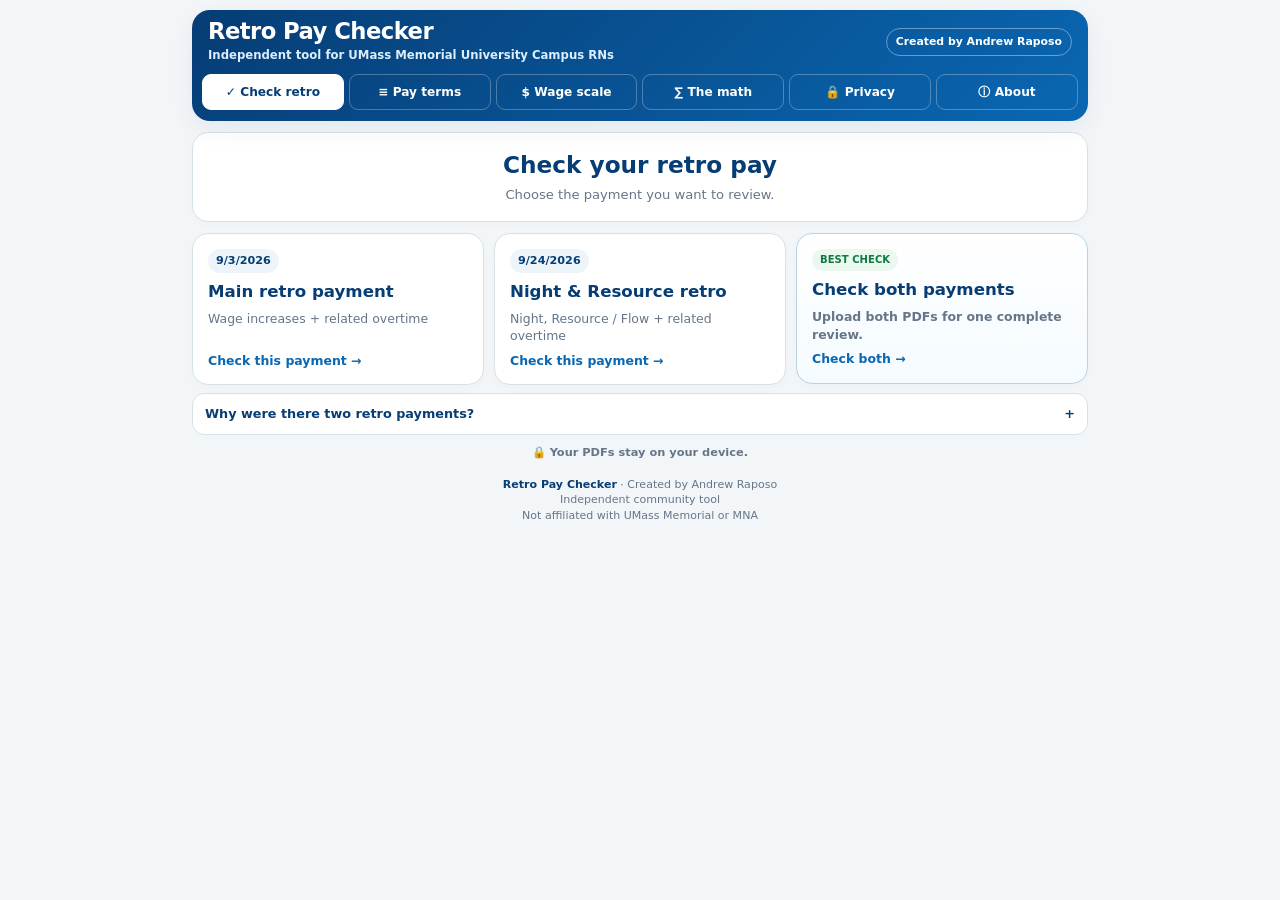
<file: index.html>
<!doctype html>
<html lang="en"><head>
<meta charset="utf-8"><meta name="viewport" content="width=device-width,initial-scale=1,viewport-fit=cover"><meta name="theme-color" content="#063d75">
<meta name="description" content="Check your UMass University Campus RN retro pay: main retro, Night & Resource retro, or both. PDFs stay on your device.">
<link rel="canonical" href="https://andyri83.github.io/retro-pay-estimator/">
<meta property="og:title" content="Retro Pay Checker">
<meta property="og:description" content="Check your UMass University Campus RN retro pay: main retro, Night & Resource retro, or both. PDFs stay on your device.">
<meta property="og:type" content="website">
<meta property="og:site_name" content="Retro Pay Checker">
<meta property="og:url" content="https://andyri83.github.io/retro-pay-estimator/">
<meta property="og:image" content="https://andyri83.github.io/retro-pay-estimator/assets/retro-pay-checker-social-2026.09.23.png">
<meta property="og:image:type" content="image/png">
<meta property="og:image:width" content="1200">
<meta property="og:image:height" content="630">
<meta property="og:image:alt" content="Retro Pay Checker for UMass Memorial University Campus RNs: 9/3 main retro, 9/24 Night & Resource retro, or both.">
<meta name="twitter:card" content="summary_large_image">
<meta name="twitter:title" content="Retro Pay Checker">
<meta name="twitter:description" content="Check main retro, Night & Resource retro, or both. PDFs stay on your device.">
<meta name="twitter:image" content="https://andyri83.github.io/retro-pay-estimator/assets/retro-pay-checker-social-2026.09.23.png">
<meta name="twitter:image:alt" content="Retro Pay Checker for UMass Memorial University Campus RNs">
<title>Retro Pay Checker | UMass University Campus</title>
<link rel="stylesheet" href="assets/site.css"><script src="assets/analytics-config.js"></script><script defer src="assets/site-shell.js"></script>
<style>
.hero{text-align:center;padding:20px 16px}.hero p{max-width:680px;margin:7px auto 0;color:var(--muted)}.choices{display:grid;grid-template-columns:repeat(3,1fr);gap:10px;margin-top:11px}.choice{display:flex;flex-direction:column;gap:9px;background:#fff;border:1px solid var(--line);border-radius:16px;padding:16px;text-decoration:none;color:var(--ink);box-shadow:0 3px 12px rgba(0,0,0,.02)}.choice:hover{border-color:#aac4d8}.choice .num{width:38px;height:38px;border-radius:11px;background:var(--blue-soft);display:grid;place-items:center;color:var(--navy);font-weight:950;font-size:1.15rem}.choice h2{margin:0;color:var(--navy);font-size:1.08rem}.choice p{margin:0;color:var(--muted);font-size:.82rem}.choice b{color:var(--ink)}.choice .go{margin-top:auto;color:var(--blue);font-size:.78rem;font-weight:900}.choice.complete{border-color:#b9d3e5;background:linear-gradient(180deg,#fff,#f5fbff)}.privacyline{text-align:center;color:var(--muted);font-size:.75rem;margin-top:11px}.update{margin-top:11px;background:var(--purple-bg);border-left:5px solid var(--purple);border-radius:13px;padding:12px;color:#503675}.update b{color:#503675}.best{display:inline-block;border-radius:99px;background:var(--green-bg);color:var(--green);font-size:.65rem;font-weight:900;padding:4px 8px;align-self:flex-start}@media(max-width:720px){.choices{grid-template-columns:1fr}.choice{padding:14px}.hero{padding:16px 12px}}
</style></head><body data-page="check"><main class="app"><div id="siteHeader"></div>
<section class="card hero"><h1>Check Your Retro Pay</h1><p>Choose what you have. You do not need to understand Workday's payroll codes first; the checker will identify the statement and explain the result in plain language.</p></section>
<section class="choices" aria-label="Retro check options">
<a class="choice" href="main-retro.html"><div class="num">1</div><h2>Part 1 · Main wage retro</h2><p>Use the statement with the original general wage retro. For most University Campus nurses, this is the <b>9/3/2026</b> statement.</p><p>Checks the main payment and shows the <b>minimum Part 2 amount that Part 1 can already confirm</b>. It does not pretend that minimum is the whole Part 2 payment.</p><span class="go">Check Part 1 →</span></a>
<a class="choice" href="differential-retro.html"><div class="num">2</div><h2>Part 2 · Night / Resource retro</h2><p>Use the later statement that changes <b>Night $5.00 → $5.50</b> and <b>Resource / Flow $3.50 → $3.75</b>.</p><p>Checks those changes and explains why overtime may appear again.</p><span class="go">Check Part 2 →</span></a>
<a class="choice complete" href="complete-retro.html"><span class="best">BEST CHECK</span><div class="num">✓</div><h2>I have both PDFs</h2><p>Upload both retro statements in <b>either order</b>. The checker figures out which is which and produces one complete report.</p><span class="go">Check both PDFs →</span></a>
</section>
<div class="update"><b>Why two payments?</b> Payroll handled the general wage increases and the Night / Resource increases separately. Part 2 also recalculates overtime affected by the higher differentials, which is why some OT lines show up again.</div>
<div class="privacyline">🔒 PDFs are analyzed locally in your browser. Your pay statements are not uploaded or stored.</div>
<div id="siteFooter"></div></main>
<script type="module">import { trackEvent } from './v2/js/analytics.mjs';trackEvent('checker-home-view');</script>
</body></html>
</file>
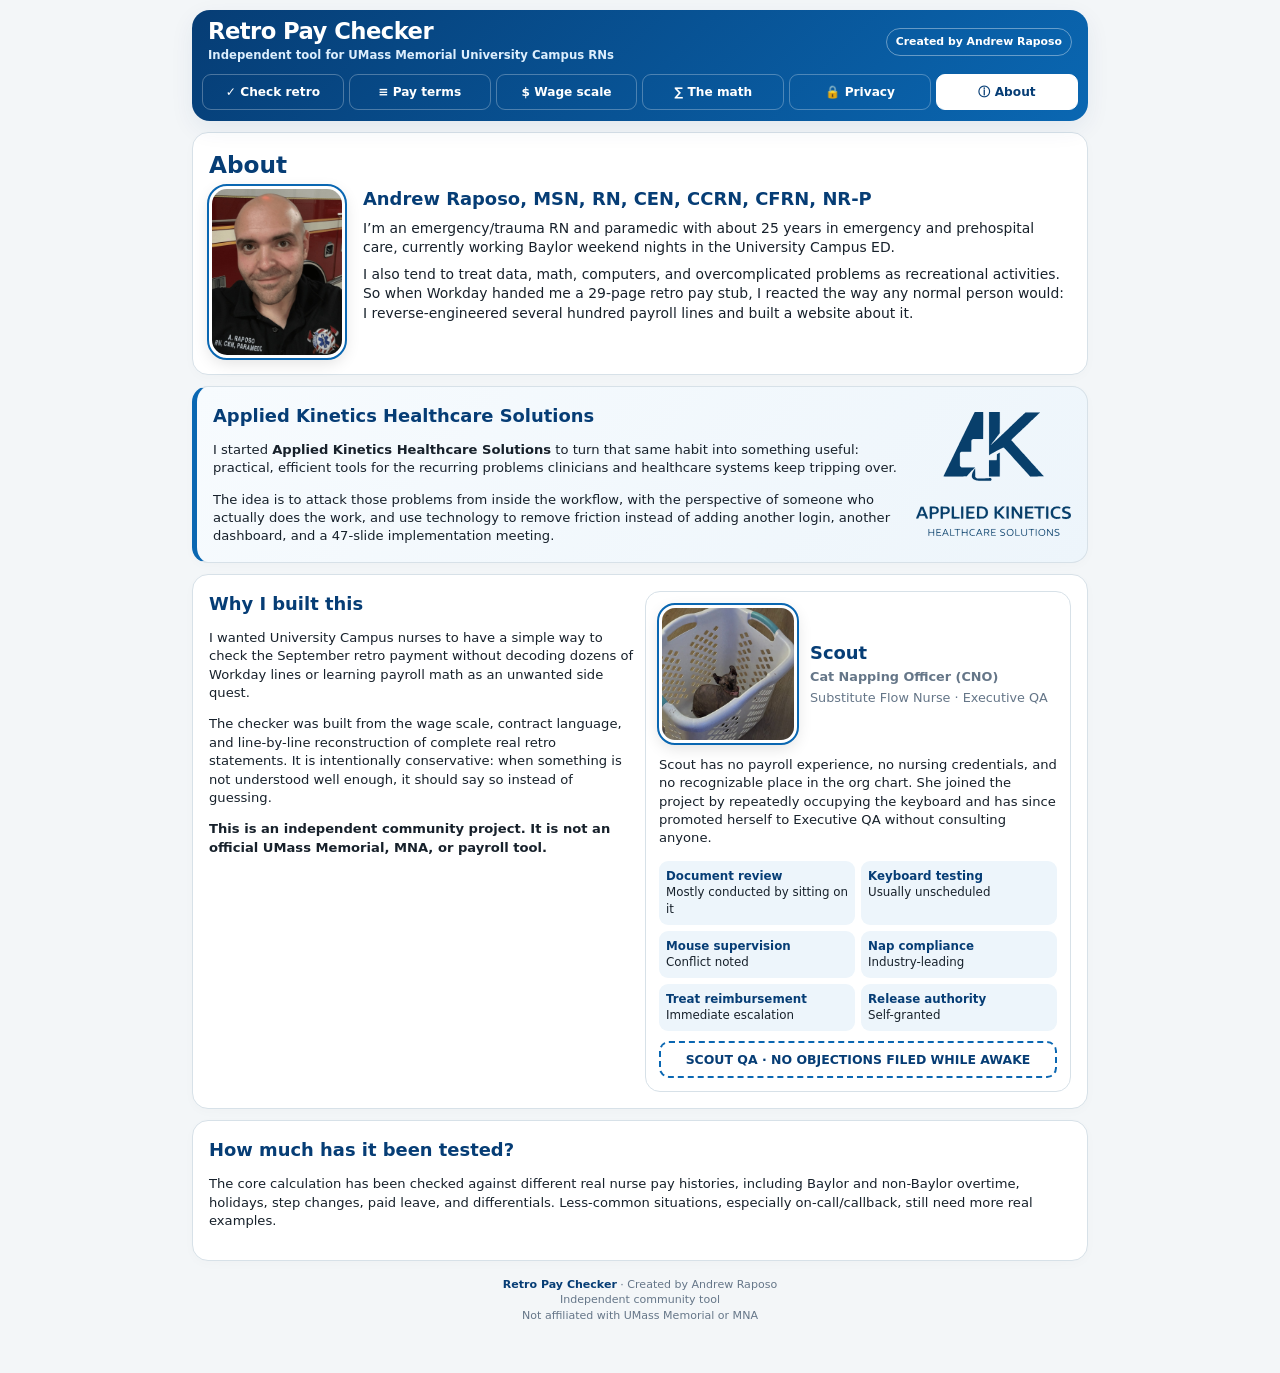
<file: about.html>
<!doctype html><html lang="en"><head><meta charset="utf-8"><meta name="viewport" content="width=device-width,initial-scale=1"><meta name="theme-color" content="#063d75"><title>About | Retro Pay Checker</title><link rel="stylesheet" href="assets/site.css"><script defer src="assets/site-shell.js"></script><style>
.author{display:grid;grid-template-columns:136px 1fr;gap:18px;align-items:start}.authorimg{width:136px;height:auto;object-fit:contain;border-radius:18px;border:3px solid #fff;outline:2px solid var(--blue);box-shadow:0 5px 16px rgba(0,0,0,.12);display:block}.author h2{margin:0}.author p{margin:7px 0;font-size:.87rem}.aboutgrid{display:grid;grid-template-columns:1fr 1fr;gap:10px}.scout{background:#fff;border:1px solid var(--line);border-radius:15px;padding:13px}.scouthead{display:grid;grid-template-columns:138px 1fr;align-items:center;gap:13px}.scoutimg{width:138px;height:138px;object-fit:cover;border-radius:16px;border:3px solid #fff;outline:2px solid var(--blue);box-shadow:0 5px 16px rgba(0,0,0,.12)}.scout h2{margin:0}.role{color:var(--muted);font-size:.8rem;margin-top:3px}.credentials{display:grid;grid-template-columns:1fr 1fr;gap:6px;margin-top:10px}.credential{background:var(--blue-soft);border-radius:9px;padding:7px;font-size:.74rem}.credential b{color:var(--navy)}.stamp{margin-top:10px;border:2px dashed var(--blue);border-radius:10px;padding:8px;text-align:center;color:var(--navy);font-weight:900;font-size:.78rem}.akhs{background:linear-gradient(135deg,#f7fbfe,#edf5fb);border-left:5px solid var(--blue)}.akhsbody{display:grid;grid-template-columns:1fr 155px;gap:18px;align-items:center}.akhslogo{width:155px;height:auto;display:block;margin:auto}@media(max-width:650px){.aboutgrid{grid-template-columns:1fr}.author{grid-template-columns:104px 1fr;gap:13px}.authorimg{width:104px}.author p{font-size:.82rem}.akhsbody{grid-template-columns:1fr 108px;gap:10px}.akhslogo{width:108px}.scouthead{grid-template-columns:110px 1fr}.scoutimg{width:110px;height:110px}.credentials{grid-template-columns:1fr}}
</style></head><body data-page="about"><main class="app"><div id="siteHeader"></div>
<section class="card"><h1>About</h1><div class="author"><img class="authorimg" src="assets/andrew-raposo-portrait.jpg" alt="Andrew Raposo"><div><h2>Andrew Raposo, MSN, RN, CEN, CCRN, CFRN, NR-P</h2><p>I’m an emergency/trauma RN and paramedic with about 25 years in emergency and prehospital care, currently working Baylor weekend nights in the University Campus ED.</p><p>I also tend to treat data, math, computers, and overcomplicated problems as recreational activities. So when Workday handed me a 29-page retro pay stub, I reacted the way any normal person would: I reverse-engineered several hundred payroll lines and built a website about it.</p></div></div></section>
<section class="card akhs"><div class="akhsbody"><div><h2>Applied Kinetics Healthcare Solutions</h2><p class="small">I started <b>Applied Kinetics Healthcare Solutions</b> to turn that same habit into something useful: practical, efficient tools for the recurring problems clinicians and healthcare systems keep tripping over.</p><p class="small" style="margin-bottom:0">The idea is to attack those problems from inside the workflow, with the perspective of someone who actually does the work, and use technology to remove friction instead of adding another login, another dashboard, and a 47-slide implementation meeting.</p></div><img class="akhslogo" src="assets/akhs-logo.svg" alt="Applied Kinetics Healthcare Solutions logo"></div></section>
<section class="card"><div class="aboutgrid"><div><h2>Why I built this</h2><p class="small">I wanted University Campus nurses to have a simple way to check the September retro payment without decoding dozens of Workday lines or learning payroll math as an unwanted side quest.</p><p class="small">The checker was built from the wage scale, contract language, and line-by-line reconstruction of complete real retro statements. It is intentionally conservative: when something is not understood well enough, it should say so instead of guessing.</p><p class="small"><b>This is an independent community project. It is not an official UMass Memorial, MNA, or payroll tool.</b></p></div>
<div class="scout"><div class="scouthead"><img class="scoutimg" src="assets/scout.jpg" alt="Scout, a Sphynx cat sitting in a laundry basket"><div><h2>Scout</h2><div class="role"><b>Cat Napping Officer (CNO)</b></div><div class="role">Substitute Flow Nurse · Executive QA</div></div></div><p class="small">Scout has no payroll experience, no nursing credentials, and no recognizable place in the org chart. She joined the project by repeatedly occupying the keyboard and has since promoted herself to Executive QA without consulting anyone.</p><div class="credentials"><div class="credential"><b>Document review</b><br>Mostly conducted by sitting on it</div><div class="credential"><b>Keyboard testing</b><br>Usually unscheduled</div><div class="credential"><b>Mouse supervision</b><br>Conflict noted</div><div class="credential"><b>Nap compliance</b><br>Industry-leading</div><div class="credential"><b>Treat reimbursement</b><br>Immediate escalation</div><div class="credential"><b>Release authority</b><br>Self-granted</div></div><div class="stamp">SCOUT QA · NO OBJECTIONS FILED WHILE AWAKE</div></div></div></section>
<section class="card"><h2>How much has it been tested?</h2><p class="small">The core calculation has been checked against different real nurse pay histories, including Baylor and non-Baylor overtime, holidays, step changes, paid leave, and differentials. Less-common situations, especially on-call/callback, still need more real examples.</p></section>
<div id="siteFooter"></div></main></body></html>
</file>
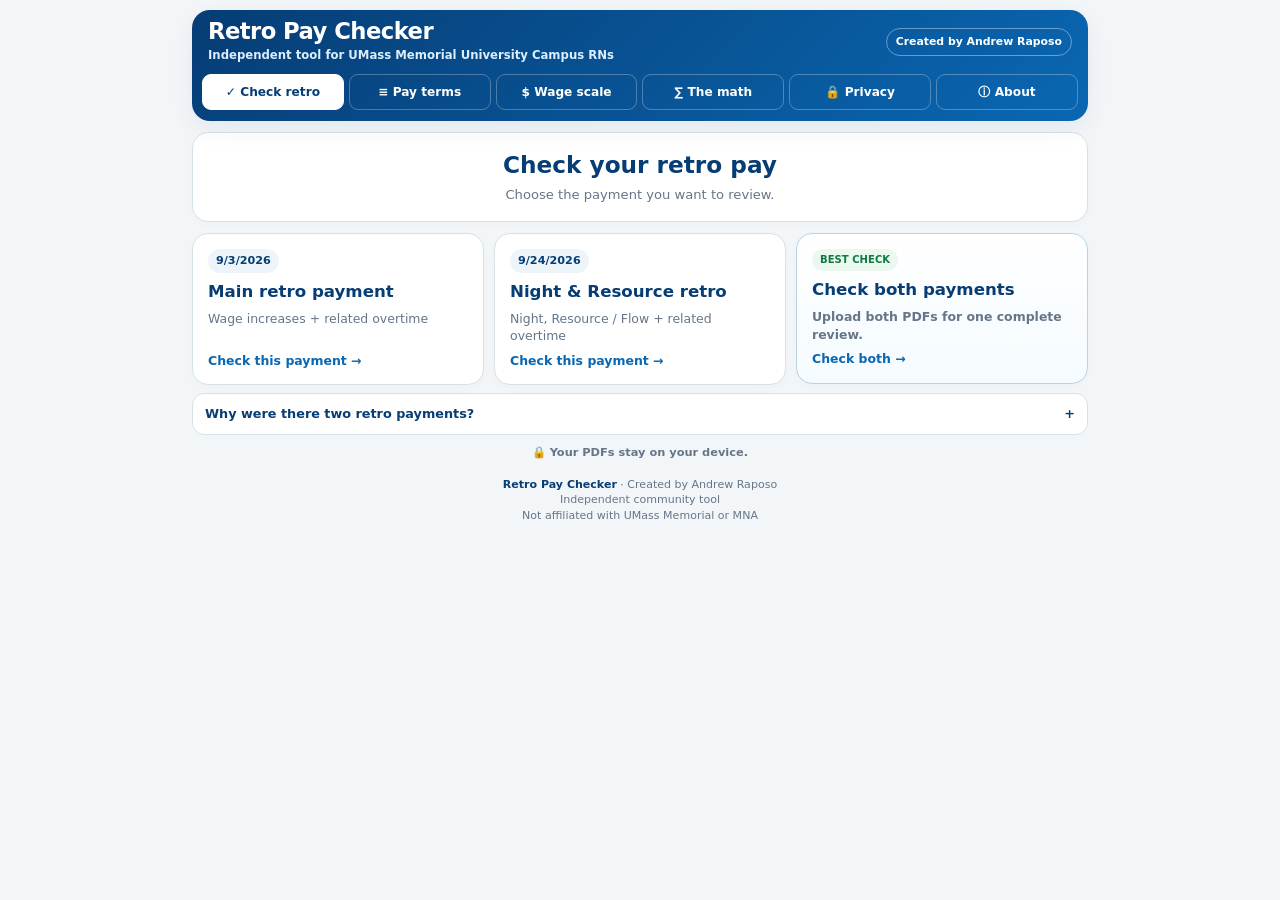
<file: estimate.html>
<!doctype html>
<html lang="en">
<head>
  <meta charset="utf-8">
  <meta name="viewport" content="width=device-width, initial-scale=1">
  <title>Retro Pay Checker</title>

  <meta http-equiv="refresh" content="0; url=./">
  <script>
    window.location.replace("./");
  </script>
</head>
<body>
  <p>
    The Retro Pay Estimator has been replaced by the
    <a href="./">Retro Pay Checker</a>.
  </p>
</body>
</html>
</file>
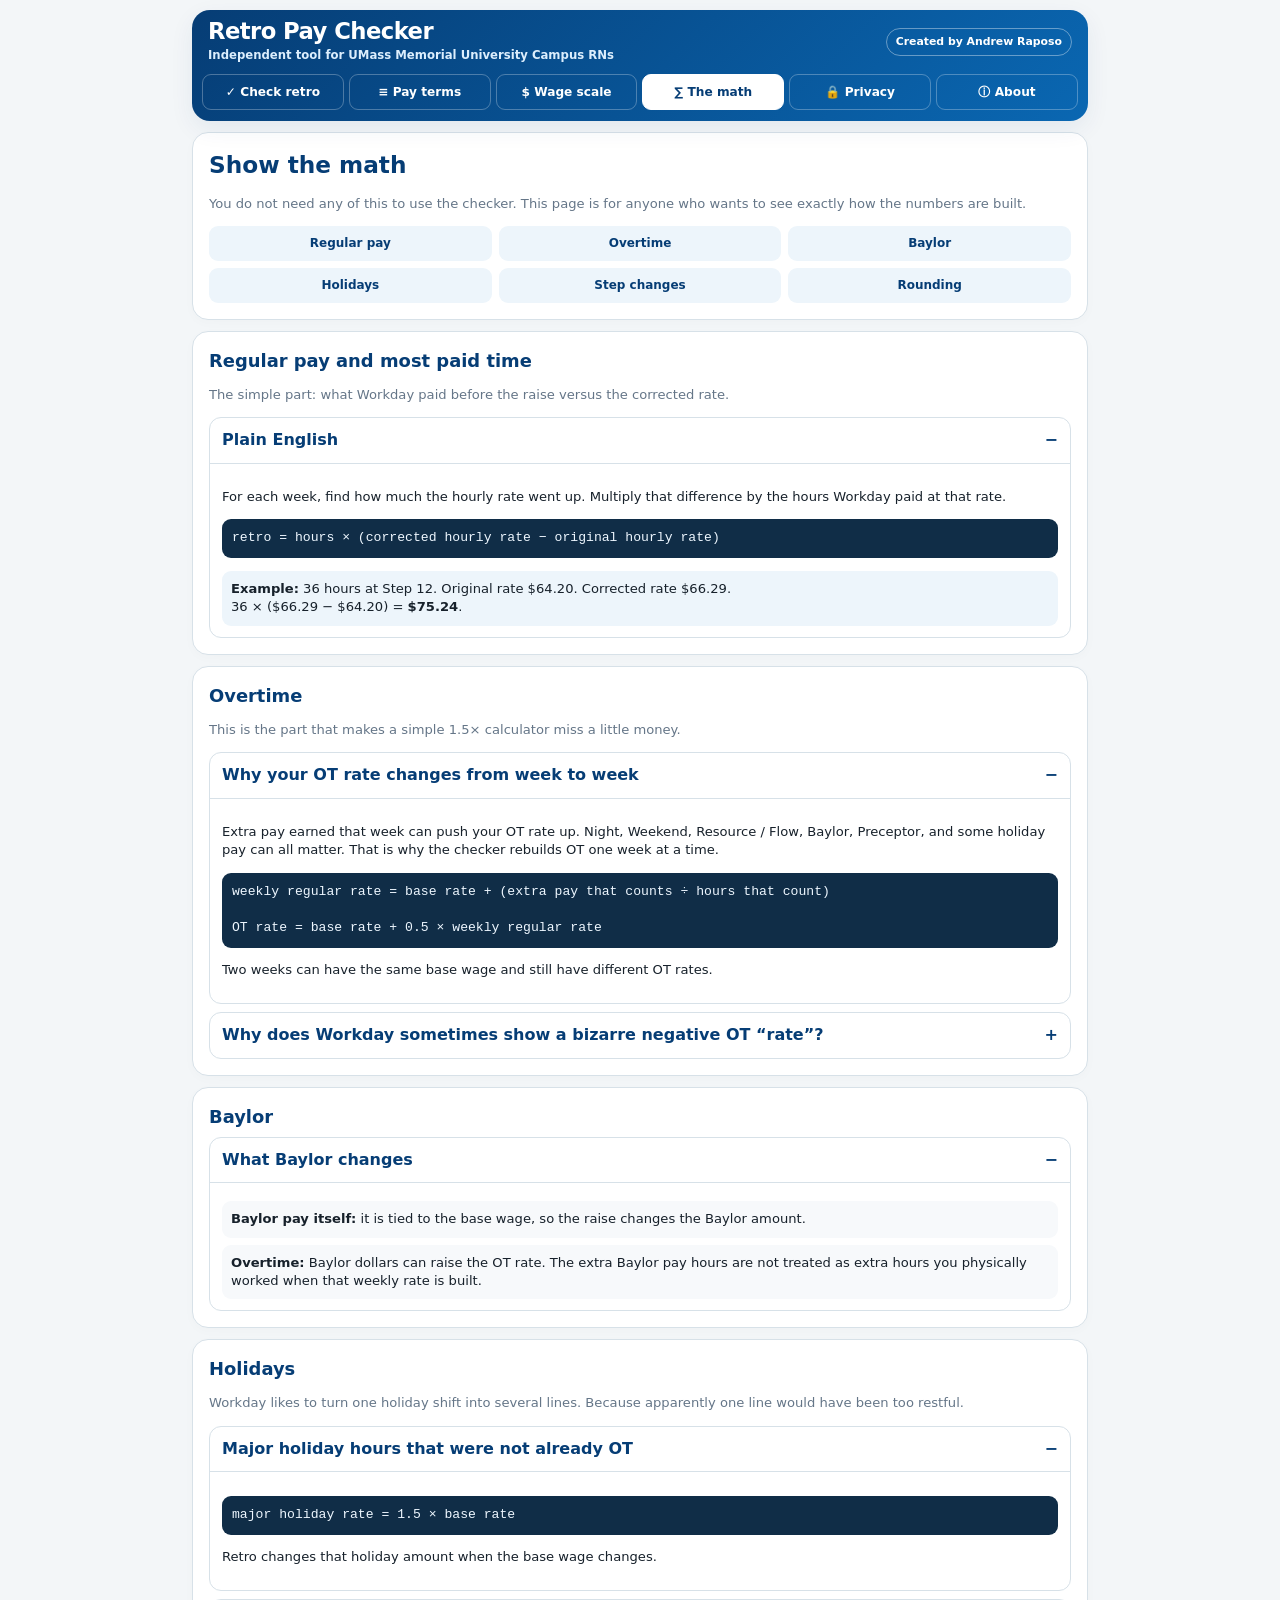
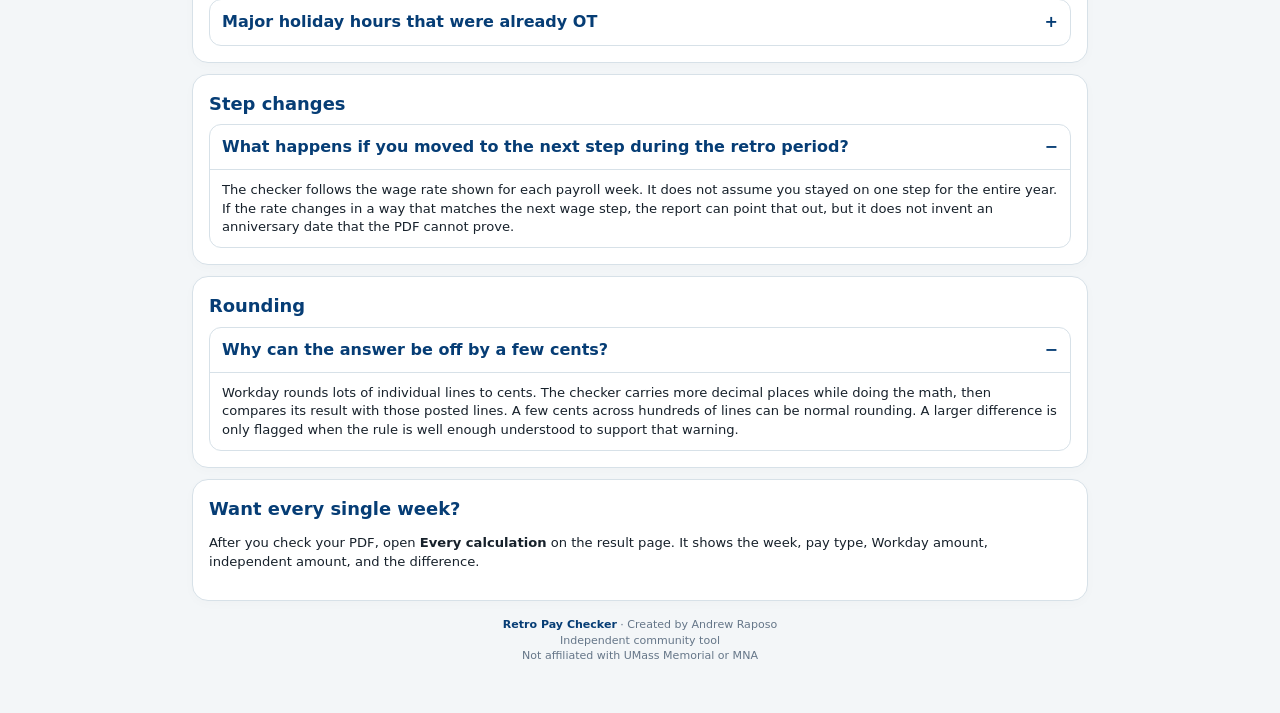
<file: math.html>
<!doctype html><html lang="en"><head><meta charset="utf-8"><meta name="viewport" content="width=device-width,initial-scale=1"><meta name="theme-color" content="#063d75"><title>Show the Math | Retro Pay Checker</title><link rel="stylesheet" href="assets/site.css"><script defer src="assets/site-shell.js"></script><style>
.jump{display:grid;grid-template-columns:repeat(3,1fr);gap:7px}.jump a{text-decoration:none;text-align:center;background:var(--blue-soft);border-radius:9px;padding:9px 5px;color:var(--navy);font-weight:850;font-size:.75rem}.formula{font-family:ui-monospace,SFMono-Regular,Consolas,monospace;background:#102d47;color:#eef7ff;border-radius:9px;padding:10px;overflow:auto;white-space:pre-wrap;font-size:.82rem}.example{background:var(--blue-soft);border-radius:9px;padding:9px;font-size:.82rem}.topic{margin-top:8px}.topic p{font-size:.84rem}.level{background:#f7f9fb;border-radius:9px;padding:9px;margin-top:7px;font-size:.82rem}@media(max-width:540px){.jump{grid-template-columns:1fr 1fr}}
</style></head><body data-page="math"><main class="app">
<div id="siteHeader"></div>
<section class="card"><h1>Show the math</h1><p class="muted small">You do not need any of this to use the checker. This page is for anyone who wants to see exactly how the numbers are built.</p><div class="jump"><a href="#straight">Regular pay</a><a href="#overtime">Overtime</a><a href="#baylor">Baylor</a><a href="#holidays">Holidays</a><a href="#steps">Step changes</a><a href="#rounding">Rounding</a></div></section>
<section class="card" id="straight"><h2>Regular pay and most paid time</h2><p class="small muted">The simple part: what Workday paid before the raise versus the corrected rate.</p><details class="simple" open><summary>Plain English</summary><div class="detailbody"><p class="small">For each week, find how much the hourly rate went up. Multiply that difference by the hours Workday paid at that rate.</p><pre class="formula">retro = hours × (corrected hourly rate − original hourly rate)</pre><div class="example"><b>Example:</b> 36 hours at Step 12. Original rate $64.20. Corrected rate $66.29.<br>36 × ($66.29 − $64.20) = <b>$75.24</b>.</div></div></details></section>
<section class="card" id="overtime"><h2>Overtime</h2><p class="small muted">This is the part that makes a simple 1.5× calculator miss a little money.</p><details class="simple" open><summary>Why your OT rate changes from week to week</summary><div class="detailbody"><p class="small">Extra pay earned that week can push your OT rate up. Night, Weekend, Resource / Flow, Baylor, Preceptor, and some holiday pay can all matter. That is why the checker rebuilds OT one week at a time.</p><pre class="formula">weekly regular rate = base rate + (extra pay that counts ÷ hours that count)

OT rate = base rate + 0.5 × weekly regular rate</pre><p class="small">Two weeks can have the same base wage and still have different OT rates.</p></div></details><details class="simple"><summary>Why does Workday sometimes show a bizarre negative OT “rate”?</summary><div class="detailbody small">On a retro reversal, the number in Workday's Rate column can be an internal payroll calculation piece rather than your literal old OT hourly rate. The checker does not use that number as if it were a normal hourly rate. It uses the dollars Workday reversed and rebuilds the week.</div></details></section>
<section class="card" id="baylor"><h2>Baylor</h2><details class="simple" open><summary>What Baylor changes</summary><div class="detailbody"><div class="level"><b>Baylor pay itself:</b> it is tied to the base wage, so the raise changes the Baylor amount.</div><div class="level"><b>Overtime:</b> Baylor dollars can raise the OT rate. The extra Baylor pay hours are not treated as extra hours you physically worked when that weekly rate is built.</div></div></details></section>
<section class="card" id="holidays"><h2>Holidays</h2><p class="small muted">Workday likes to turn one holiday shift into several lines. Because apparently one line would have been too restful.</p><details class="simple" open><summary>Major holiday hours that were not already OT</summary><div class="detailbody"><pre class="formula">major holiday rate = 1.5 × base rate</pre><p class="small">Retro changes that holiday amount when the base wage changes.</p></div></details><details class="simple"><summary>Major holiday hours that were already OT</summary><div class="detailbody"><p class="small">Workday can show the weekly OT payment plus a separate extra half-time holiday line.</p><pre class="formula">extra holiday line = 0.5 × base rate</pre></div></details></section>
<section class="card" id="steps"><h2>Step changes</h2><details class="simple" open><summary>What happens if you moved to the next step during the retro period?</summary><div class="detailbody small">The checker follows the wage rate shown for each payroll week. It does not assume you stayed on one step for the entire year. If the rate changes in a way that matches the next wage step, the report can point that out, but it does not invent an anniversary date that the PDF cannot prove.</div></details></section>
<section class="card" id="rounding"><h2>Rounding</h2><details class="simple" open><summary>Why can the answer be off by a few cents?</summary><div class="detailbody small">Workday rounds lots of individual lines to cents. The checker carries more decimal places while doing the math, then compares its result with those posted lines. A few cents across hundreds of lines can be normal rounding. A larger difference is only flagged when the rule is well enough understood to support that warning.</div></details></section>
<section class="card"><h2>Want every single week?</h2><p class="small">After you check your PDF, open <b>Every calculation</b> on the result page. It shows the week, pay type, Workday amount, independent amount, and the difference.</p></section>
<div id="siteFooter"></div>
</main></body></html>
</file>
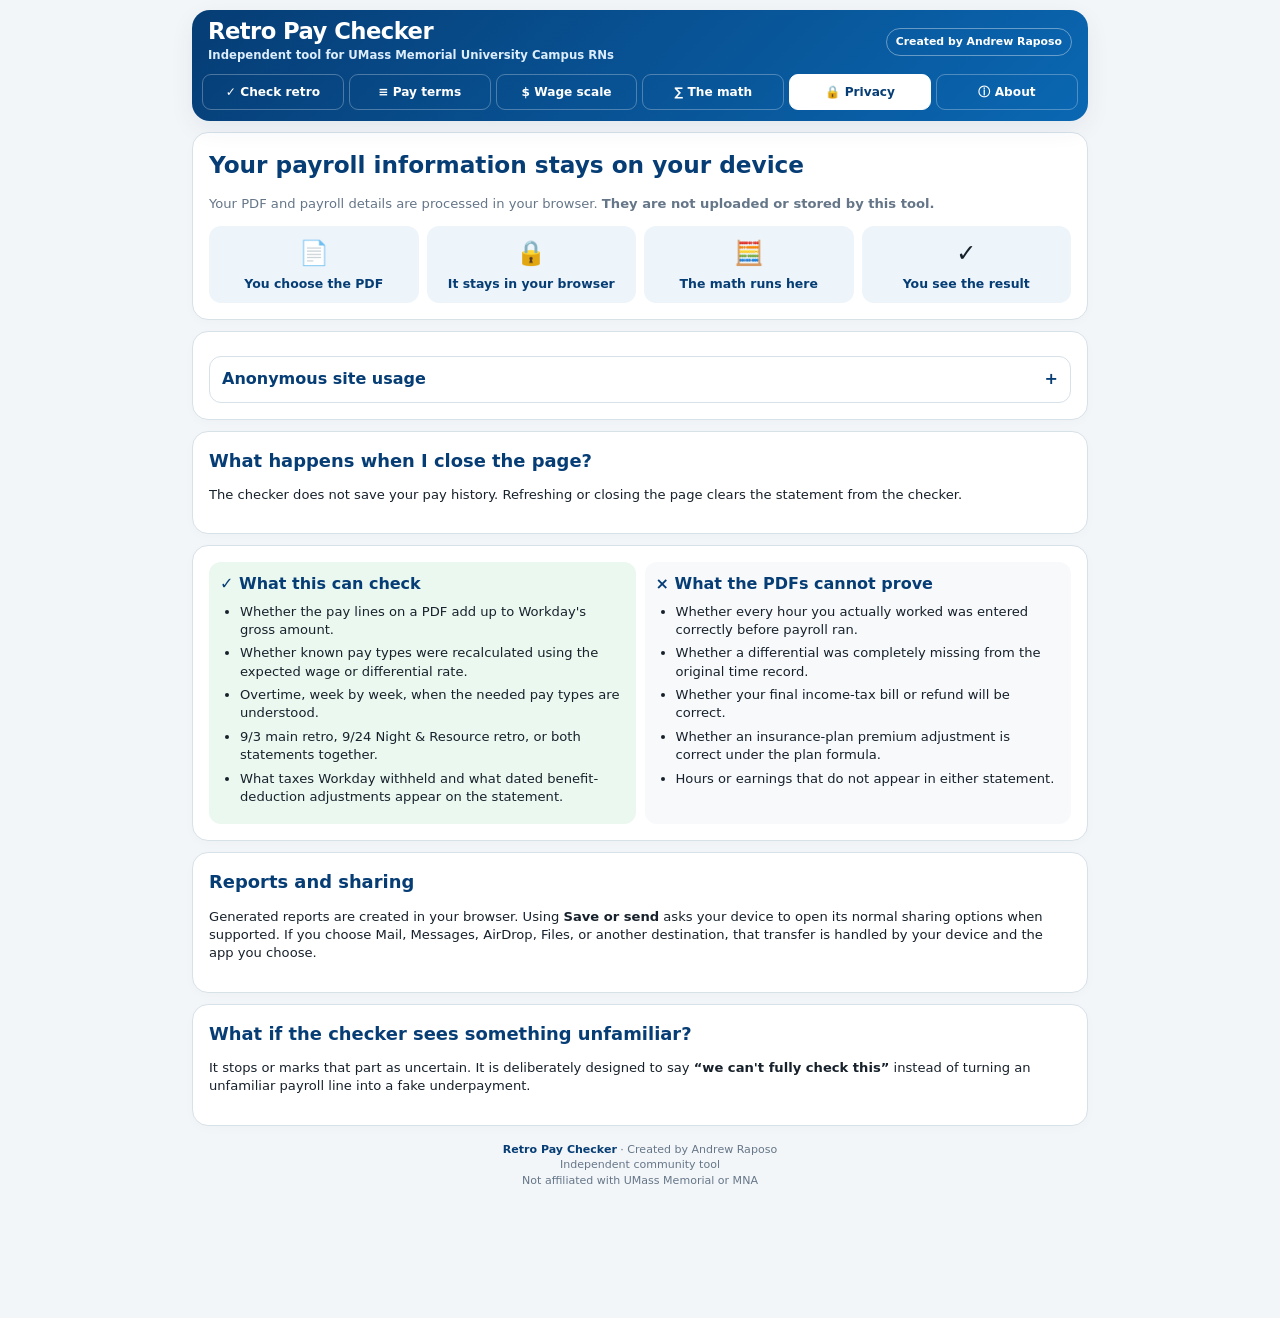
<file: method.html>
<!doctype html><html><head><meta charset="utf-8"><meta http-equiv="refresh" content="0; url=privacy.html"><link rel="canonical" href="privacy.html"><title>Privacy | Retro Pay Checker</title></head><body><p><a href="privacy.html">Privacy</a></p></body></html>
</file>
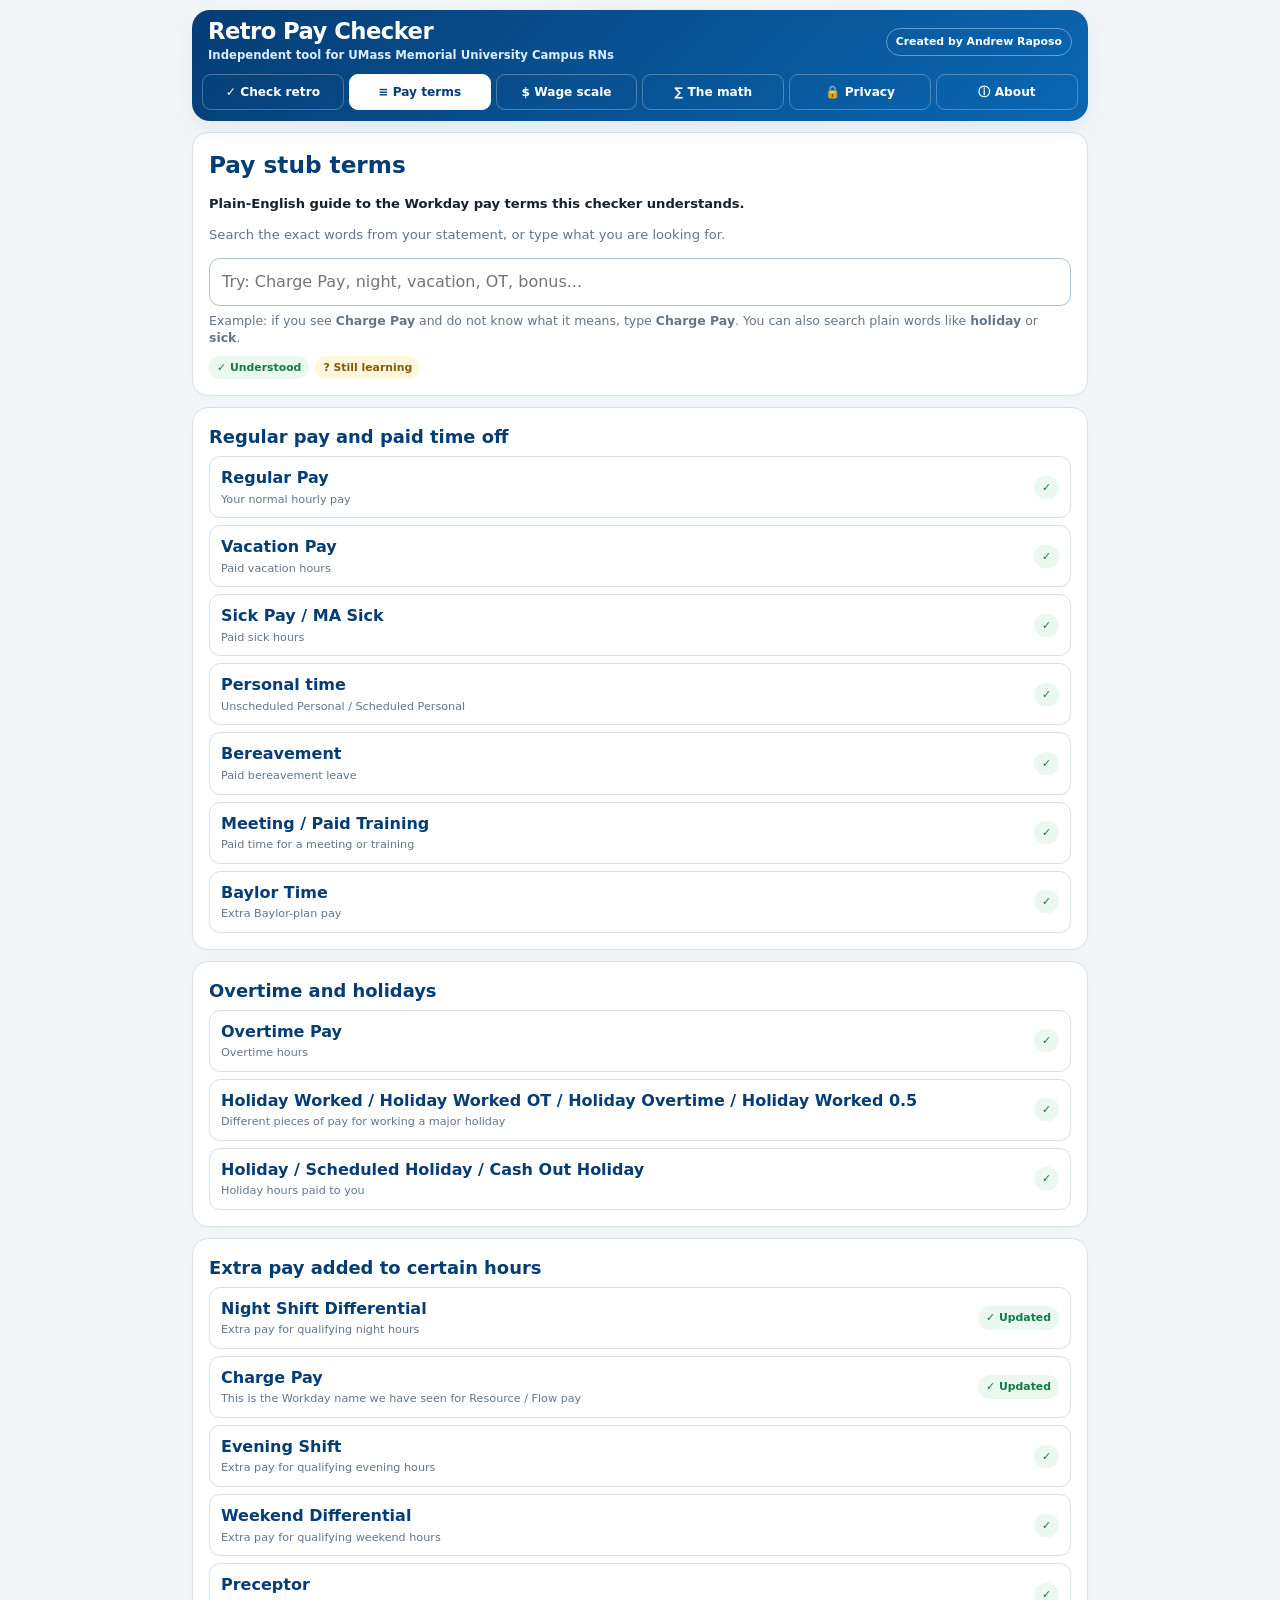
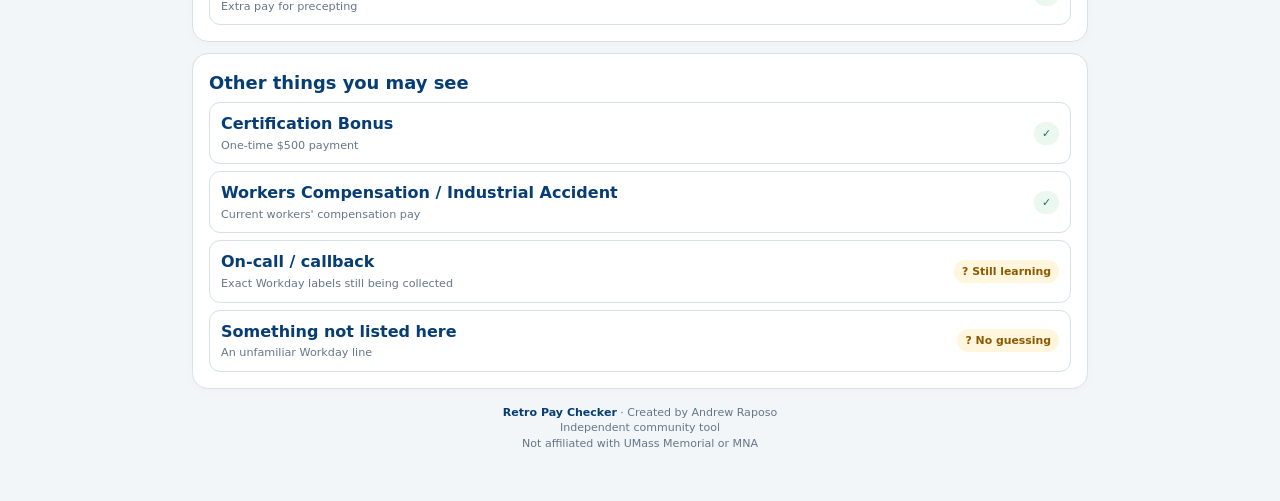
<file: pay-codes.html>
<!doctype html><html lang="en"><head><meta charset="utf-8"><meta name="viewport" content="width=device-width,initial-scale=1"><meta name="theme-color" content="#063d75"><title>Pay Stub Terms | Retro Pay Checker</title><link rel="stylesheet" href="assets/site.css"><script defer src="assets/site-shell.js"></script><style>
.searchbox{width:100%;border:1.5px solid #adc1d0;border-radius:11px;padding:12px;font-size:16px}.searchhelp{margin:6px 0 0;color:var(--muted);font-size:.78rem}.legend{display:flex;gap:6px;flex-wrap:wrap;margin-top:9px}.group h2{margin-bottom:4px}.code{margin-top:7px;border:1px solid var(--line);border-radius:11px;overflow:hidden}.code summary{cursor:pointer;list-style:none;padding:10px 11px}.code summary::-webkit-details-marker{display:none}.codehead{display:flex;justify-content:space-between;gap:8px;align-items:center}.name{font-weight:900;color:var(--navy)}.workday{display:block;margin-top:2px;color:var(--muted);font-size:.7rem}.codebody{border-top:1px solid var(--line);padding:10px 11px;font-size:.84rem}.codebody p{margin:6px 0}.simplelabel{font-weight:900;color:var(--navy)}.empty{display:none;text-align:center;color:var(--muted)}
</style></head><body data-page="codes"><main class="app"><div id="siteHeader"></div>
<section class="card"><h1>Pay stub terms</h1><p class="small"><b>This is the full library of Workday pay terms the checker currently knows about.</b> It is the same for everyone and will grow as new pay codes are validated.</p><p class="muted small">Type the words Workday shows on your statement, or just type what you are looking for.</p><input id="search" class="searchbox" type="search" placeholder="Try: Charge Pay, night, vacation, OT, bonus..." aria-label="Search Workday pay stub terms"><p class="searchhelp">Example: if you see <b>Charge Pay</b> and do not know what it means, type <b>Charge Pay</b>. You can also search plain words like <b>holiday</b> or <b>sick</b>.</p><div class="legend"><span class="pill good">✓ Understood</span><span class="pill pending">◷ Separate payment</span><span class="pill warn">? Still learning</span></div></section>
<section class="card group"><h2>Regular pay and paid time off</h2>
<details class="code" data-search="regular pay hourly wage base step normal"><summary><div class="codehead"><div><span class="name">Regular Pay</span><span class="workday">Your normal hourly pay</span></div><span class="pill good">✓</span></div></summary><div class="codebody"><p>These are your ordinary paid work hours. The retro payment adds the difference between what those hours were paid at originally and what the new wage scale says they should have been paid at.</p></div></details>
<details class="code" data-search="vacation pay vacation pto"><summary><div class="codehead"><div><span class="name">Vacation Pay</span><span class="workday">Paid vacation hours</span></div><span class="pill good">✓</span></div></summary><div class="codebody"><p>Vacation hours are paid using your hourly wage. If your wage rate went up, those old vacation hours have to be corrected too.</p></div></details>
<details class="code" data-search="sick pay sick ma sick massachusetts sick"><summary><div class="codehead"><div><span class="name">Sick Pay / MA Sick</span><span class="workday">Paid sick hours</span></div><span class="pill good">✓</span></div></summary><div class="codebody"><p>These are paid sick hours. The retro check corrects the hourly wage used to pay those hours.</p></div></details>
<details class="code" data-search="unscheduled personal scheduled personal personal time"><summary><div class="codehead"><div><span class="name">Personal time</span><span class="workday">Unscheduled Personal / Scheduled Personal</span></div><span class="pill good">✓</span></div></summary><div class="codebody"><p>Paid personal-time hours. If they were paid at your hourly wage, the retro check corrects them to the new wage rate.</p></div></details>
<details class="code" data-search="bereavement funeral death leave"><summary><div class="codehead"><div><span class="name">Bereavement</span><span class="workday">Paid bereavement leave</span></div><span class="pill good">✓</span></div></summary><div class="codebody"><p>Paid bereavement hours. They follow your hourly wage, so the retro check corrects them when the wage scale changes.</p></div></details>
<details class="code" data-search="meeting paid training training education"><summary><div class="codehead"><div><span class="name">Meeting / Paid Training</span><span class="workday">Paid time for a meeting or training</span></div><span class="pill good">✓</span></div></summary><div class="codebody"><p>Paid hours for work meetings or training. The retro check corrects the hourly wage used for those hours.</p></div></details>
<details class="code" data-search="baylor time baylor plan weekend program"><summary><div class="codehead"><div><span class="name">Baylor Time</span><span class="workday">Extra Baylor-plan pay</span></div><span class="pill good">✓</span></div></summary><div class="codebody"><p>This is the extra pay created by the Baylor schedule. Because it is tied to the base wage, a wage increase changes the Baylor amount too.</p><p>Baylor pay can also make the OT rate a little higher in a week where you worked overtime.</p></div></details>
</section>
<section class="card group"><h2>Overtime and holidays</h2>
<details class="code" data-search="overtime pay overtime ot"><summary><div class="codehead"><div><span class="name">Overtime Pay</span><span class="workday">Overtime hours</span></div><span class="pill good">✓</span></div></summary><div class="codebody"><p>This is pay for overtime hours.</p><p>The OT rate can change from week to week because some extra pay earned that week can raise the OT rate. That is why the checker rebuilds OT one week at a time.</p><p><a href="math.html#overtime"><b>See the OT math</b></a></p></div></details>
<details class="code" data-search="holiday worked holiday worked ot holiday overtime holiday worked 0.5 major holiday"><summary><div class="codehead"><div><span class="name">Holiday Worked / Holiday Worked OT / Holiday Overtime / Holiday Worked 0.5</span><span class="workday">Different pieces of pay for working a major holiday</span></div><span class="pill good">✓</span></div></summary><div class="codebody"><p>One holiday shift can show up as several Workday lines. Together, those lines build the extra holiday pay and any overtime that also applies.</p><p>You do not need to add them yourself. The checker reads the pieces and rebuilds the week.</p></div></details>
<details class="code" data-search="holiday scheduled holiday cash out holiday"><summary><div class="codehead"><div><span class="name">Holiday / Scheduled Holiday / Cash Out Holiday</span><span class="workday">Holiday hours paid to you</span></div><span class="pill good">✓</span></div></summary><div class="codebody"><p>These are holiday hours paid at your wage rate, including holiday time you used or cashed out. The retro check corrects the wage used for those hours.</p></div></details>
</section>
<section class="card group"><h2>Extra pay added to certain hours</h2>
<details class="code" data-search="night shift differential night nights overnight"><summary><div class="codehead"><div><span class="name">Night Shift Differential</span><span class="workday">Extra pay for qualifying night hours</span></div><span class="pill pending">◷ Separate</span></div></summary><div class="codebody"><p><b>Before the increase: $5.00/hour. New rate: $5.50/hour.</b></p><p>The 50-cent increase goes back to April 2025, but it is being handled separately from the September 3 retro payment. The payment date has not been confirmed.</p><p>Night pay can also make your OT rate higher in weeks where you worked overtime.</p></div></details>
<details class="code" data-search="charge pay resource flow resource nurse flow nurse"><summary><div class="codehead"><div><span class="name">Charge Pay</span><span class="workday">This is the Workday name we have seen for Resource / Flow pay</span></div><span class="pill pending">◷ Separate</span></div></summary><div class="codebody"><p><b>Plain English: extra hourly pay for working Resource or Flow.</b></p><p><b>Before the increase: $3.50/hour. New rate: $3.75/hour.</b></p><p>The 25-cent increase goes back to April 2025, but it is being handled separately from the September 3 retro payment. The payment date has not been confirmed.</p><p>Resource / Flow pay can also make your OT rate higher in a week where you worked overtime.</p></div></details>
<details class="code" data-search="evening shift evening differential"><summary><div class="codehead"><div><span class="name">Evening Shift</span><span class="workday">Extra pay for qualifying evening hours</span></div><span class="pill good">✓</span></div></summary><div class="codebody"><p>The rate stayed at <b>$3.00/hour</b>. There is no new retro increase to the evening differential itself.</p><p>Workday may still show evening lines while it redoes a week's OT math.</p></div></details>
<details class="code" data-search="weekend differential weekend"><summary><div class="codehead"><div><span class="name">Weekend Differential</span><span class="workday">Extra pay for qualifying weekend hours</span></div><span class="pill good">✓</span></div></summary><div class="codebody"><p>The rate stayed at <b>$3.00/hour</b>. Weekend pay can still make the OT rate higher in a week with overtime.</p></div></details>
<details class="code" data-search="preceptor precept orientation"><summary><div class="codehead"><div><span class="name">Preceptor</span><span class="workday">Extra pay for precepting</span></div><span class="pill good">✓</span></div></summary><div class="codebody"><p>Preceptor pay is <b>$2.50/hour</b>. That rate did not change as part of this retro wage increase.</p><p>Preceptor pay can still make the OT rate higher in a week with overtime.</p></div></details>
</section>
<section class="card group"><h2>Other things you may see</h2>
<details class="code" data-search="certification bonus cert bonus 500"><summary><div class="codehead"><div><span class="name">Certification Bonus</span><span class="workday">One-time $500 payment</span></div><span class="pill good">✓</span></div></summary><div class="codebody"><p><b>This is a one-time $500 payment for an eligible certification. That's it.</b></p><p>It is not hourly pay, it is not tied to your wage step, and it does not change your overtime rate. The wage raises did not change the $500 amount.</p><p>Workday may print strange-looking values in the Hours or Rate columns beside the bonus. Ignore them. <b>The payment itself is $500.</b></p><p>Because the bonus amount did not change, it adds <b>$0</b> to this retro wage payment.</p></div></details>
<details class="code" data-search="workers compensation industrial accident work comp"><summary><div class="codehead"><div><span class="name">Workers Compensation / Industrial Accident</span><span class="workday">Current workers' compensation pay</span></div><span class="pill good">✓</span></div></summary><div class="codebody"><p>This can appear on the same PDF as old retro adjustments even though it belongs to the current check. The checker separates it before calculating the retro amount.</p></div></details>
<details class="code" data-search="on call on-call callback call back call pay"><summary><div class="codehead"><div><span class="name">On-call / callback</span><span class="workday">Exact Workday labels still being collected</span></div><span class="pill warn">? Still learning</span></div></summary><div class="codebody"><p>The agreement changed on-call pay, with retro going back to June 2026.</p><p>We have not yet seen enough real Workday call/callback examples to safely recognize every version of those lines or every OT effect. If the checker finds one, it should tell you that part cannot be fully checked instead of guessing.</p></div></details>
<details class="code" data-search="unknown unfamiliar not recognized weird code"><summary><div class="codehead"><div><span class="name">Something not listed here</span><span class="workday">An unfamiliar Workday line</span></div><span class="pill warn">? No guessing</span></div></summary><div class="codebody"><p>The checker does not throw unfamiliar pay away. If the unknown line could change the result, the answer becomes <b>“we can't fully check this”</b> rather than pretending that pay was zero.</p></div></details>
</section><div id="empty" class="card empty">No match found. Try the exact words Workday shows on your statement.</div><div id="siteFooter"></div></main><script>const s=document.querySelector('#search'),cards=[...document.querySelectorAll('.code')],empty=document.querySelector('#empty');s.addEventListener('input',()=>{const q=s.value.trim().toLowerCase();let n=0;cards.forEach(c=>{const show=!q||c.dataset.search.includes(q)||c.textContent.toLowerCase().includes(q);c.style.display=show?'':'none';if(show)n++});empty.style.display=n?'none':'block'})</script></body></html>
</file>
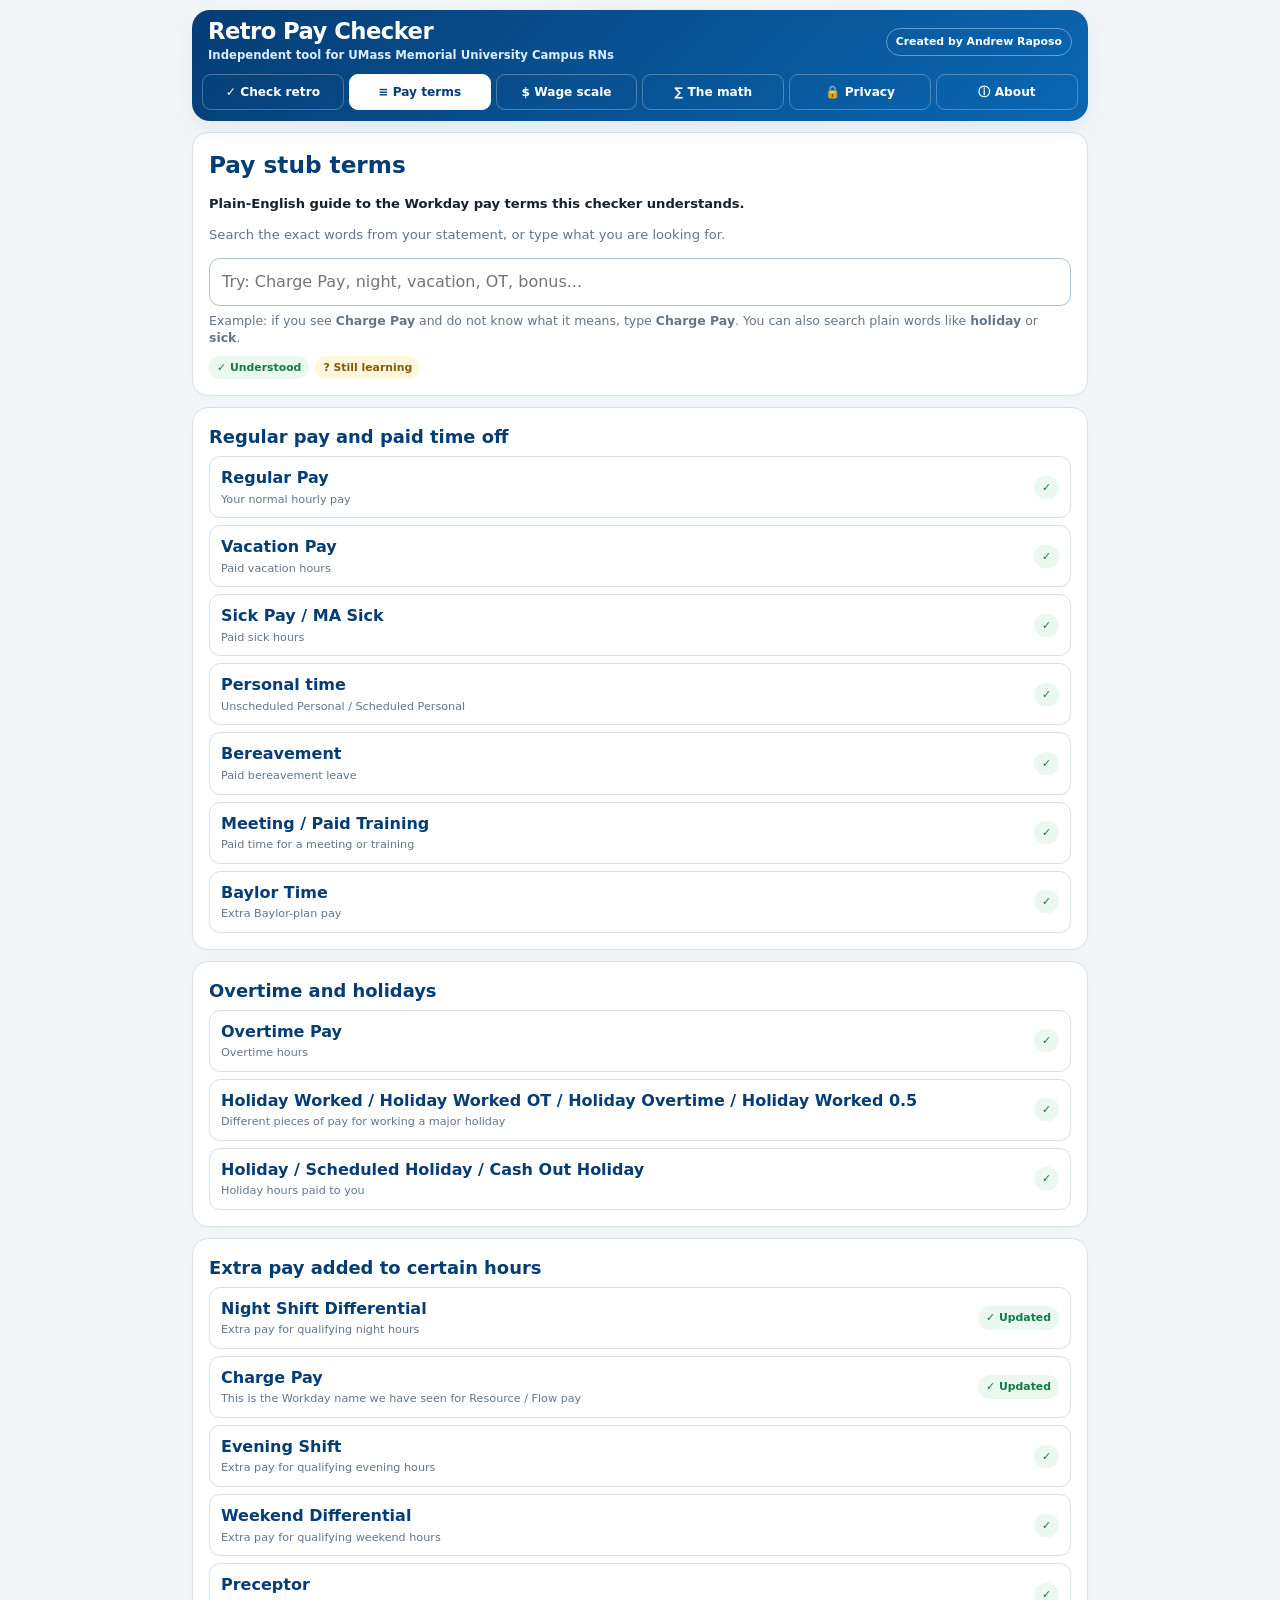
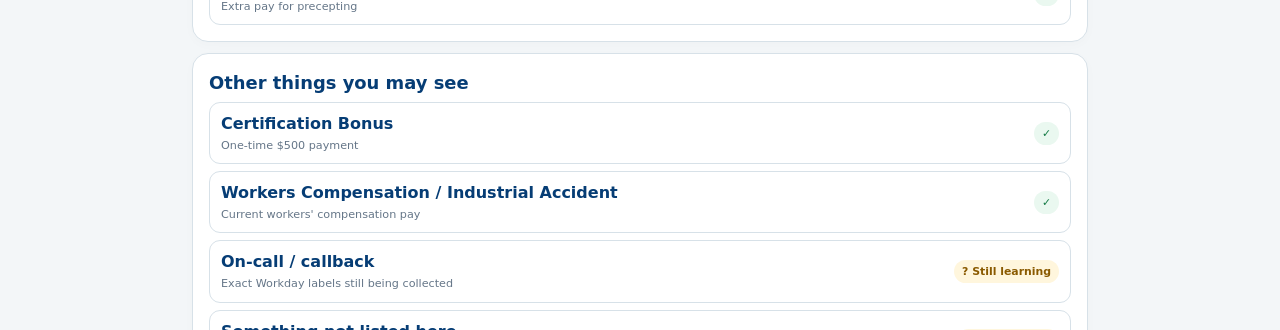
<file: pay-guide.html>
<!doctype html><html><head><meta charset="utf-8"><meta http-equiv="refresh" content="0; url=pay-codes.html"><link rel="canonical" href="pay-codes.html"><title>Pay Stub Terms | Retro Pay Checker</title></head><body><p><a href="pay-codes.html">Pay stub terms</a></p></body></html>
</file>
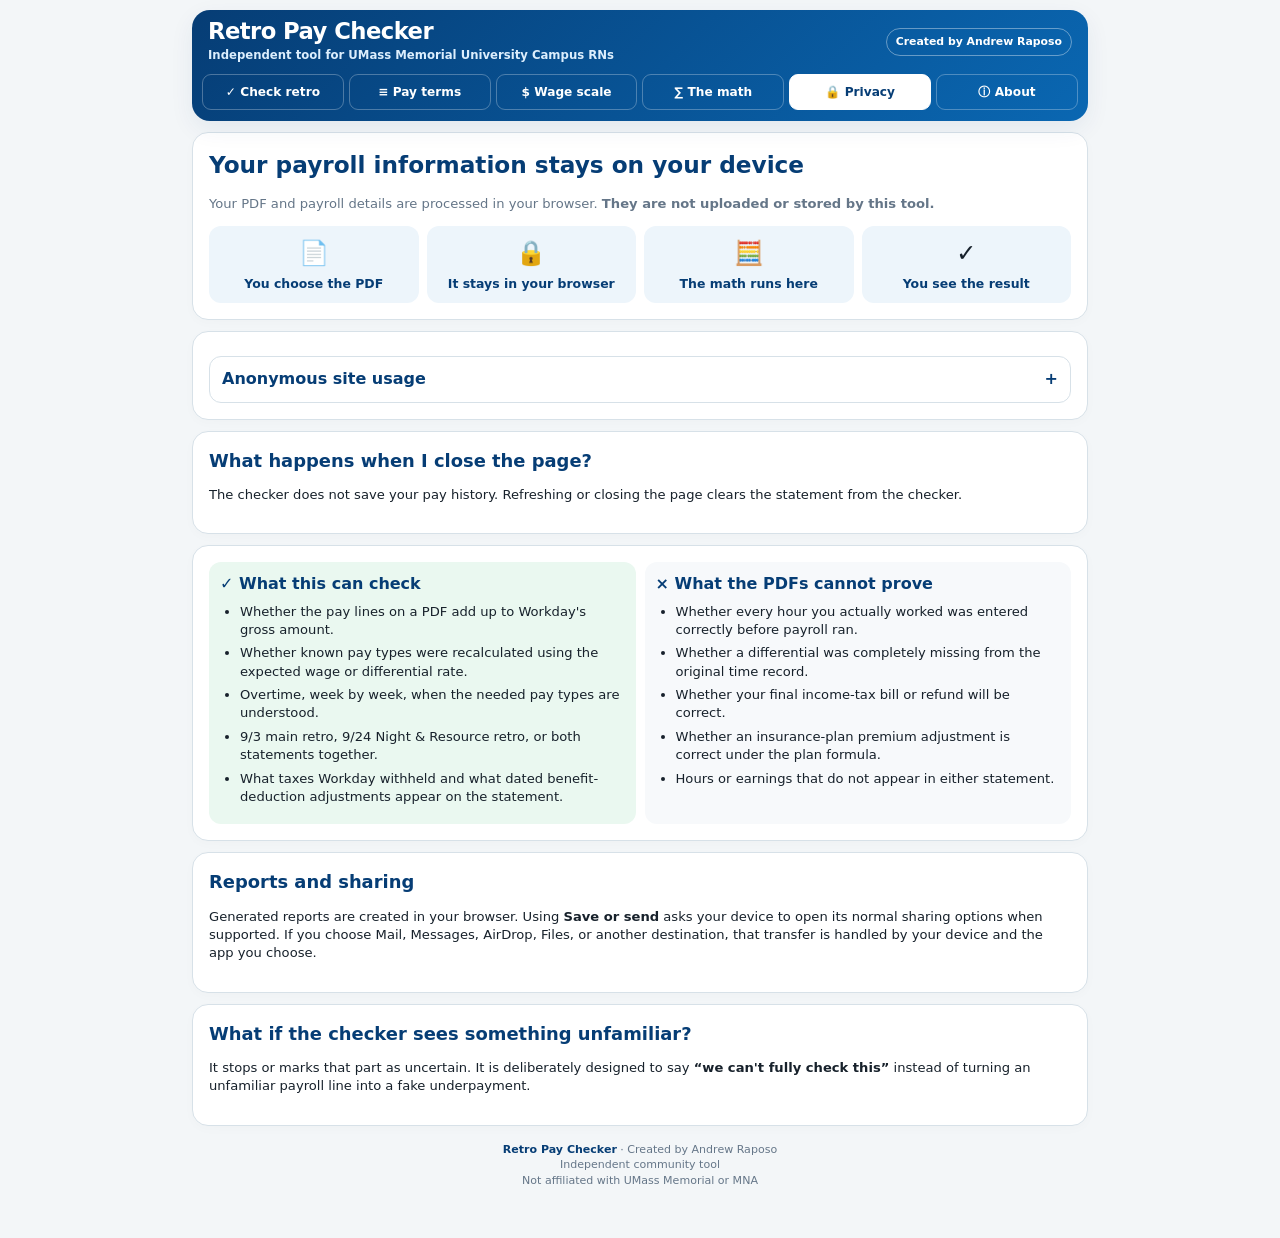
<file: privacy.html>
<!doctype html><html lang="en"><head><meta charset="utf-8"><meta name="viewport" content="width=device-width,initial-scale=1"><meta name="theme-color" content="#063d75"><title>Privacy | Retro Pay Checker</title><link rel="stylesheet" href="assets/site.css"><script src="assets/analytics-config.js"></script><script defer src="assets/site-shell.js"></script><style>
.steps{display:grid;grid-template-columns:repeat(4,1fr);gap:8px;margin-top:10px}.step{text-align:center;background:var(--blue-soft);border-radius:12px;padding:11px 7px}.ico{font-size:1.5rem}.step b{display:block;color:var(--navy);font-size:.78rem;margin-top:4px}.twocol{display:grid;grid-template-columns:1fr 1fr;gap:9px}.yes,.no{border-radius:12px;padding:11px}.yes{background:var(--green-bg)}.no{background:#f7f9fb}.yes h2,.no h2{font-size:1rem}.yes ul,.no ul{padding-left:20px;margin:7px 0;font-size:.82rem}.yes li,.no li{margin:5px 0}.plain{background:#f7f9fb;border-radius:11px;padding:10px;margin-top:8px;font-size:.8rem}@media(max-width:600px){.steps{grid-template-columns:1fr 1fr}.twocol{grid-template-columns:1fr}}
</style></head><body data-page="privacy"><main class="app"><div id="siteHeader"></div>
<section class="card"><h1>Your pay stub stays on your device</h1><p class="muted small">When you choose a PDF, the checker reads it inside your web browser. The PDF is not uploaded to Andrew, a Retro Pay Checker server, GoatCounter, or a database.</p><div class="steps"><div class="step"><div class="ico">📄</div><b>You choose the PDF</b></div><div class="step"><div class="ico">🔒</div><b>It stays in your browser</b></div><div class="step"><div class="ico">🧮</div><b>The math runs here</b></div><div class="step"><div class="ico">✓</div><b>You see the result</b></div></div></section>
<section class="card"><h2>Anonymous usage statistics</h2><p class="small">Retro Pay Checker uses GoatCounter for simple aggregate traffic and feature-use counts. This helps answer questions like: How many people visited the site? Which pages were used? How many Part 1, Part 2, or two-PDF checks were completed?</p><div class="plain"><b>What analytics can include:</b> the page path (for example, <code>/wage-scale.html</code>), short event names such as <code>part2-check-completed</code> or <code>report-shared</code>, and GoatCounter's aggregate browser/device statistics such as browser, operating system, language, approximate location, and screen width.</div><div class="plain"><b>What analytics does not include:</b> your PDF, filename, name, employee ID, pay amounts, pay codes, statement dates, audit result, or anything extracted from your pay stub.</div><p class="tiny muted">Retro Pay Checker strips query strings from the page path sent to analytics and does not intentionally send the referring page. GoatCounter says it does not store IP addresses, the full User-Agent header, cookies, localStorage identifiers, or other persistent tracking IDs. Analytics is optional plumbing: if it is blocked or unavailable, the checker still works.</p></section>
<section class="card"><h2>What happens when I close the page?</h2><p class="small">The checker does not save your pay history. Refreshing or closing the page clears the statement from the checker.</p><p class="tiny muted">Technical detail: the site downloads a pinned PDF-reading library from jsDelivr. The paycheck PDF itself is not sent to jsDelivr by this tool.</p></section>
<section class="card" id="limits"><div class="twocol"><div class="yes"><h2>✓ What this can check</h2><ul><li>Whether the pay lines on a PDF add up to Workday's gross amount.</li><li>Whether known pay types were recalculated using the expected wage or differential rate.</li><li>Overtime, week by week, when the needed pay types are understood.</li><li>Part 1, Part 2, or both statements together.</li><li>What taxes Workday withheld and what dated benefit-deduction adjustments appear on the statement.</li></ul></div><div class="no"><h2>× What the PDFs cannot prove</h2><ul><li>Whether every hour you actually worked was entered correctly before payroll ran.</li><li>Whether a differential was completely missing from the original time record.</li><li>Whether your final income-tax bill or refund will be correct.</li><li>Whether an insurance-plan premium adjustment is correct under the plan formula.</li><li>Hours or earnings that do not appear in either statement.</li></ul></div></div></section>
<section class="card"><h2>Reports and sharing</h2><p class="small">Generated reports are created in your browser. Using <b>Save or send</b> asks your device to open its normal sharing options when supported. If you choose Mail, Messages, AirDrop, Files, or another destination, that transfer is handled by your device and the app you choose.</p></section>
<section class="card"><h2>What if the checker sees something unfamiliar?</h2><p class="small">It stops or marks that part as uncertain. It is deliberately designed to say <b>“we can't fully check this”</b> instead of turning an unfamiliar payroll line into a fake underpayment.</p></section>
<div id="siteFooter"></div></main></body></html>
</file>
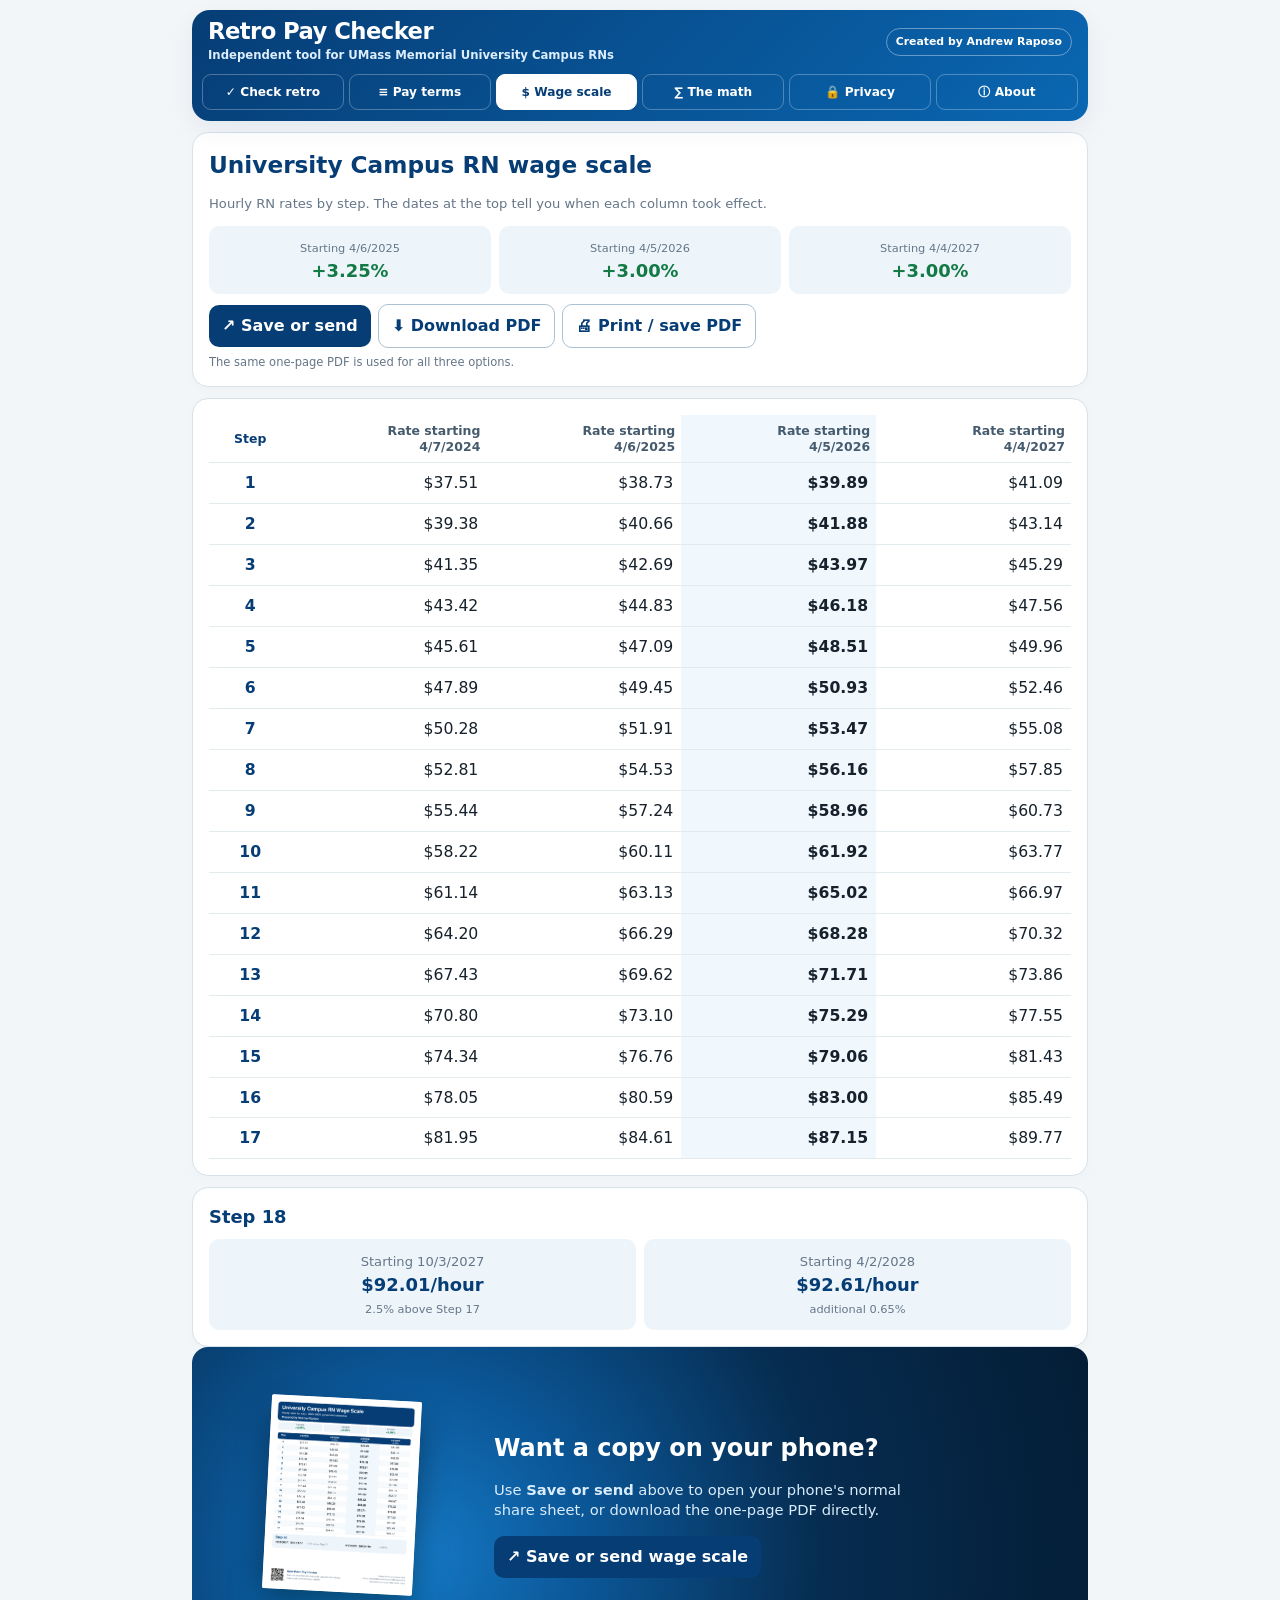
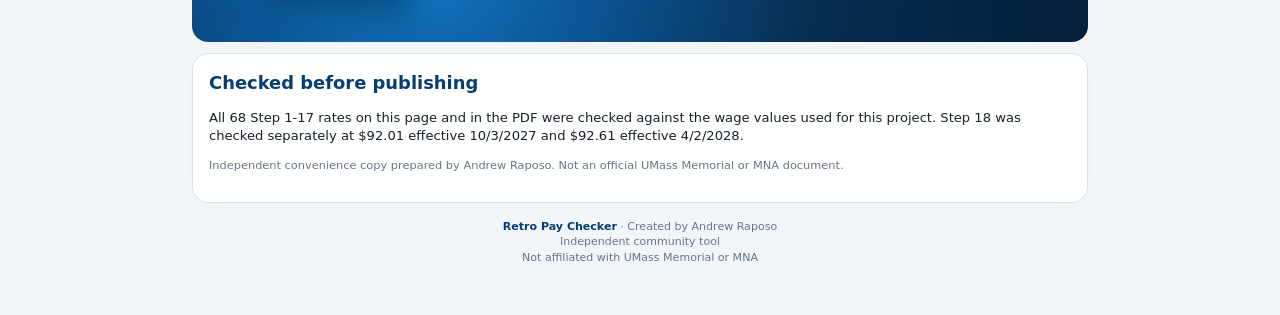
<file: wage-scale.html>
<!doctype html><html lang="en"><head><meta charset="utf-8"><meta name="viewport" content="width=device-width,initial-scale=1"><meta name="theme-color" content="#063d75"><title>Wage Scale | Retro Pay Checker</title><link rel="stylesheet" href="assets/site.css"><script src="assets/analytics-config.js"></script><script defer src="assets/site-shell.js"></script><style>
.tablewrap{overflow-x:auto;-webkit-overflow-scrolling:touch;position:relative}.scale{font-size:.98rem;min-width:690px;border-collapse:separate;border-spacing:0}.scrollhint{display:none}.scale th:first-child,.scale td:first-child{font-weight:900;color:var(--navy);text-align:center}.scale th{font-size:.78rem;line-height:1.25;text-transform:none;letter-spacing:0;color:#465b6e}.scale td{padding:9px 8px}.scale th:nth-child(4),.scale td:nth-child(4){background:#f0f7fd;font-weight:800}.raises{display:grid;grid-template-columns:repeat(3,1fr);gap:8px;margin-top:10px}.raises div{background:var(--blue-soft);border-radius:10px;text-align:center;padding:10px}.raises b{display:block;color:var(--green);font-size:1.12rem}.docactions{display:flex;gap:7px;flex-wrap:wrap;align-items:center;margin-top:10px}.docactions .btn{flex:0 1 auto}.actionnote{font-size:.72rem;color:var(--muted);margin-top:6px;min-height:1em}.downloadhero{display:grid;grid-template-columns:minmax(180px,260px) 1fr;gap:22px;align-items:center;background:radial-gradient(circle at 25% 70%,#1579c4 0,#0b5798 24%,#062c50 58%,#041d35 100%);border-radius:16px;padding:20px;color:#fff;overflow:hidden}.paperstage{min-height:255px;display:grid;place-items:center;position:relative}.paperstage::after{content:"";position:absolute;width:180px;height:28px;bottom:15px;border-radius:50%;background:rgba(0,167,255,.35);filter:blur(15px)}.paper{position:relative;z-index:1;width:150px;aspect-ratio:8.5/11;background:white;border-radius:2px;box-shadow:0 18px 32px rgba(0,0,0,.38);transform:rotate(3deg);overflow:hidden}.paper img{width:100%;height:100%;object-fit:cover;display:block}.downloadcopy h2{color:#fff;font-size:1.5rem;margin-bottom:8px}.downloadcopy p{color:#d9ecfb;font-size:.92rem;max-width:420px}.step18{display:grid;grid-template-columns:1fr 1fr;gap:8px;margin-top:9px}.step18 div{background:var(--blue-soft);border-radius:10px;padding:11px;text-align:center}.step18 b{display:block;color:var(--navy);font-size:1.12rem}@media(max-width:620px){.raises{grid-template-columns:1fr}.docactions .btn{flex:1 1 100%}.scrollhint{display:flex;align-items:center;gap:7px;margin:0 0 10px;color:var(--muted);font-size:.75rem;font-weight:750}.scrollhint::before{content:"↔";color:var(--navy);font-size:1rem;font-weight:900}.tablewrap{overflow-x:auto;margin:0 -2px;padding-bottom:4px;scrollbar-width:thin}.scale{display:table;width:680px;min-width:680px;table-layout:fixed;font-size:.92rem}.scale th,.scale td{display:table-cell;padding:9px 7px;white-space:nowrap}.scale th:first-child,.scale td:first-child{position:sticky;left:0;z-index:3;width:58px;min-width:58px;max-width:58px;background:#fff;box-shadow:5px 0 8px -8px rgba(0,0,0,.55)}.scale th:first-child{z-index:4}.scale th:not(:first-child),.scale td:not(:first-child){width:155px;min-width:155px}.scale th:nth-child(4),.scale td:nth-child(4){background:#f0f7fd}.downloadhero{grid-template-columns:96px 1fr;gap:12px;padding:14px}.paperstage{min-height:150px}.paper{width:88px}.downloadcopy h2{font-size:1.12rem;margin-bottom:5px}.downloadcopy p{font-size:.76rem;margin:4px 0 9px}}
</style></head><body data-page="wages"><main class="app"><div id="siteHeader"></div>
<section class="card"><h1>University Campus RN wage scale</h1><p class="muted small">Hourly RN rates by step. The dates at the top tell you when each column took effect.</p><div class="raises"><div><span class="tiny muted">Starting 4/6/2025</span><b>+3.25%</b></div><div><span class="tiny muted">Starting 4/5/2026</span><b>+3.00%</b></div><div><span class="tiny muted">Starting 4/4/2027</span><b>+3.00%</b></div></div><div class="docactions"><button id="shareScale" class="btn" type="button">↗ Save or send</button><button id="downloadScale" class="btn secondary" type="button">⬇ Download PDF</button><button id="printScale" class="btn secondary" type="button">🖨 Print / save PDF</button></div><div id="actionNote" class="actionnote">The same one-page PDF is used for all three options.</div></section>
<section class="card"><div class="scrollhint">Swipe left or right to see every rate. The Step column stays visible.</div><div class="tablewrap"><table class="scale"><thead><tr><th>Step</th><th class="num">Rate starting<br><b>4/7/2024</b></th><th class="num">Rate starting<br><b>4/6/2025</b></th><th class="num">Rate starting<br><b>4/5/2026</b></th><th class="num">Rate starting<br><b>4/4/2027</b></th></tr></thead><tbody><tr><td>1</td><td class="num">$37.51</td><td class="num">$38.73</td><td class="num">$39.89</td><td class="num">$41.09</td></tr><tr><td>2</td><td class="num">$39.38</td><td class="num">$40.66</td><td class="num">$41.88</td><td class="num">$43.14</td></tr><tr><td>3</td><td class="num">$41.35</td><td class="num">$42.69</td><td class="num">$43.97</td><td class="num">$45.29</td></tr><tr><td>4</td><td class="num">$43.42</td><td class="num">$44.83</td><td class="num">$46.18</td><td class="num">$47.56</td></tr><tr><td>5</td><td class="num">$45.61</td><td class="num">$47.09</td><td class="num">$48.51</td><td class="num">$49.96</td></tr><tr><td>6</td><td class="num">$47.89</td><td class="num">$49.45</td><td class="num">$50.93</td><td class="num">$52.46</td></tr><tr><td>7</td><td class="num">$50.28</td><td class="num">$51.91</td><td class="num">$53.47</td><td class="num">$55.08</td></tr><tr><td>8</td><td class="num">$52.81</td><td class="num">$54.53</td><td class="num">$56.16</td><td class="num">$57.85</td></tr><tr><td>9</td><td class="num">$55.44</td><td class="num">$57.24</td><td class="num">$58.96</td><td class="num">$60.73</td></tr><tr><td>10</td><td class="num">$58.22</td><td class="num">$60.11</td><td class="num">$61.92</td><td class="num">$63.77</td></tr><tr><td>11</td><td class="num">$61.14</td><td class="num">$63.13</td><td class="num">$65.02</td><td class="num">$66.97</td></tr><tr><td>12</td><td class="num">$64.20</td><td class="num">$66.29</td><td class="num">$68.28</td><td class="num">$70.32</td></tr><tr><td>13</td><td class="num">$67.43</td><td class="num">$69.62</td><td class="num">$71.71</td><td class="num">$73.86</td></tr><tr><td>14</td><td class="num">$70.80</td><td class="num">$73.10</td><td class="num">$75.29</td><td class="num">$77.55</td></tr><tr><td>15</td><td class="num">$74.34</td><td class="num">$76.76</td><td class="num">$79.06</td><td class="num">$81.43</td></tr><tr><td>16</td><td class="num">$78.05</td><td class="num">$80.59</td><td class="num">$83.00</td><td class="num">$85.49</td></tr><tr><td>17</td><td class="num">$81.95</td><td class="num">$84.61</td><td class="num">$87.15</td><td class="num">$89.77</td></tr></tbody></table></div></section>
<section class="card"><h2>Step 18</h2><div class="step18"><div><span class="small muted">Starting 10/3/2027</span><b>$92.01/hour</b><span class="tiny muted">2.5% above Step 17</span></div><div><span class="small muted">Starting 4/2/2028</span><b>$92.61/hour</b><span class="tiny muted">additional 0.65%</span></div></div></section>
<section class="downloadhero"><div class="paperstage"><div class="paper"><img alt="Preview of the one-page University Campus RN wage scale PDF" src="assets/wage-scale-preview.png"></div></div><div class="downloadcopy"><h2>Want a copy on your phone?</h2><p>Use <b>Save or send</b> above to open your phone's normal share sheet, or download the one-page PDF directly.</p><button id="shareScale2" class="btn" type="button">↗ Save or send wage scale</button></div></section>
<section class="card"><h2>Checked before publishing</h2><p class="small">All 68 Step 1-17 rates on this page and in the PDF were checked against the wage values used for this project. Step 18 was checked separately at $92.01 effective 10/3/2027 and $92.61 effective 4/2/2028.</p><p class="tiny muted">Independent convenience copy prepared by Andrew Raposo. Not an official UMass Memorial or MNA document.</p></section>
<div id="siteFooter"></div></main><script type="module">
import { shareFileOrDownload, downloadFile, openForPrint } from './v2/js/document-actions.mjs';
import { trackEvent } from './v2/js/analytics.mjs';
const url='assets/University_Campus_RN_Wage_Scale.pdf',filename='University-Campus-RN-Wage-Scale.pdf',note=document.querySelector('#actionNote');
async function share(){note.textContent='Opening sharing options…';try{const r=await shareFileOrDownload({url,filename,title:'University Campus RN Wage Scale',text:'University Campus RN wage scale',eventPrefix:'wage-scale'});note.textContent=r.mode==='downloaded'?'Your browser downloaded a copy because a share sheet was not available.':'Ready.'}catch{note.textContent='Sharing was not available. You can still use Download PDF.'}}
document.querySelector('#shareScale').addEventListener('click',share);document.querySelector('#shareScale2').addEventListener('click',share);document.querySelector('#downloadScale').addEventListener('click',()=>downloadFile({url,filename,eventPrefix:'wage-scale'}));document.querySelector('#printScale').addEventListener('click',()=>{if(!openForPrint({url,eventPrefix:'wage-scale'}))note.textContent='Your browser blocked the PDF window. Try Download PDF instead.'});trackEvent('wage-scale-actions-ready');
</script></body></html>
</file>
<file: assets/site.css>
:root{
  --navy:#063d75;--blue:#0a67b2;--blue-soft:#edf5fb;--green:#137a45;--green-bg:#eaf8f0;
  --amber:#8a5a00;--amber-bg:#fff6dd;--orange:#a7440c;--orange-bg:#fff1e8;--red:#a52a21;--red-bg:#fff0ef;
  --purple:#69459b;--purple-bg:#f3eefb;--ink:#17212b;--muted:#657688;--line:#d7e1e8;--page:#f3f6f8;
  --panel:#fff;--shadow:0 8px 24px rgba(6,61,117,.07);--radius:16px
}
*{box-sizing:border-box}html{scroll-behavior:smooth}body{margin:0;background:var(--page);color:var(--ink);font-family:Inter,ui-sans-serif,system-ui,-apple-system,BlinkMacSystemFont,"Segoe UI",sans-serif;line-height:1.4}button,input{font:inherit}a{color:var(--blue)}
.app{width:min(100%,920px);margin:auto;padding:10px 12px 34px}
#siteHeader{position:sticky;top:0;z-index:50;padding-top:0;background:linear-gradient(to bottom,var(--page) 0,var(--page) 7px,transparent 7px)}
.site-header{background:linear-gradient(135deg,var(--navy),var(--blue));color:#fff;border-radius:18px;box-shadow:var(--shadow);overflow:hidden}
.brandbar{height:64px;display:flex;align-items:center;justify-content:space-between;gap:12px;padding:10px 16px}
.brandlink{color:#fff;text-decoration:none;min-width:0}.brandname{display:block;font-size:1.42rem;line-height:1.02;font-weight:900;letter-spacing:-.025em}.brandsub{display:block;margin-top:4px;color:#dceefd;font-size:.73rem;font-weight:700;white-space:nowrap;overflow:hidden;text-overflow:ellipsis}.authorchip{font-size:.68rem;line-height:1.15;font-weight:850;border:1px solid rgba(255,255,255,.38);border-radius:99px;padding:7px 9px;white-space:nowrap;color:#fff}
.mainnav{height:47px;display:flex;gap:5px;overflow-x:auto;padding:0 10px 10px;scrollbar-width:none}.mainnav::-webkit-scrollbar{display:none}.mainnav a{flex:1 0 104px;height:36px;display:flex;align-items:center;justify-content:center;gap:5px;border:1px solid rgba(255,255,255,.28);border-radius:9px;color:#fff;text-decoration:none;font-size:.76rem;font-weight:850;white-space:nowrap}.mainnav a[aria-current="page"]{background:#fff;color:var(--navy);border-color:#fff}
.card{background:var(--panel);border:1px solid var(--line);border-radius:var(--radius);padding:16px;margin-top:11px;box-shadow:0 3px 12px rgba(0,0,0,.02)}
.card h1,.card h2,.card h3{color:var(--navy)}.card h1{font-size:1.45rem;margin:0 0 5px}.card h2{font-size:1.12rem;margin:0 0 6px}.card h3{font-size:.98rem;margin:0 0 5px}.muted{color:var(--muted)}.small{font-size:.82rem}.tiny{font-size:.71rem}
.footer{text-align:center;color:var(--muted);font-size:.69rem;padding:16px 6px}.footer b{color:var(--navy)}
.btn{min-height:42px;display:inline-flex;align-items:center;justify-content:center;gap:6px;border:0;border-radius:10px;padding:10px 13px;background:var(--navy);color:#fff;text-decoration:none;font-weight:850;cursor:pointer}.btn.secondary{background:#fff;color:var(--navy);border:1px solid #abc0d0}.btn.soft{background:var(--blue-soft);color:var(--navy)}
.pill{display:inline-flex;align-items:center;gap:4px;border-radius:99px;padding:4px 8px;font-size:.68rem;font-weight:900}.pill.good{background:var(--green-bg);color:var(--green)}.pill.warn{background:var(--amber-bg);color:var(--amber)}.pill.pending{background:var(--purple-bg);color:var(--purple)}
details.simple{border:1px solid var(--line);border-radius:12px;overflow:hidden;margin-top:8px;background:#fff}details.simple>summary{cursor:pointer;list-style:none;padding:11px 12px;font-weight:850;color:var(--navy)}details.simple>summary::-webkit-details-marker{display:none}details.simple>summary::after{content:"+";float:right}details.simple[open]>summary::after{content:"−"}.detailbody{border-top:1px solid var(--line);padding:11px 12px}
.tablewrap{overflow-x:auto}table{width:100%;border-collapse:collapse}th,td{border-bottom:1px solid #e4ebef;padding:8px 6px;text-align:left}th{font-size:.68rem;color:var(--muted);text-transform:uppercase;letter-spacing:.03em}.num{text-align:right!important;font-variant-numeric:tabular-nums}
.callout{border-radius:12px;padding:11px 12px;margin-top:9px}.callout.good{background:var(--green-bg);color:#0c6238}.callout.warn{background:var(--amber-bg);color:#6f4800}.callout.pending{background:var(--purple-bg);color:#4d3472}.callout.info{background:var(--blue-soft);color:#254e6e}
@media(max-width:620px){.app{padding:7px 7px 28px}.site-header{border-radius:14px}.brandbar{height:59px;padding:9px 12px}.brandname{font-size:1.24rem}.brandsub{font-size:.65rem}.authorchip{font-size:.6rem;padding:6px 7px}.mainnav{height:44px;padding:0 7px 8px}.mainnav a{flex:0 0 94px;height:35px;font-size:.7rem}.card{padding:13px;border-radius:14px}.card h1{font-size:1.28rem}}

/* RC5 consistency pass */
.site-header,.brandbar,.mainnav,.mainnav a{font-family:Inter,ui-sans-serif,system-ui,-apple-system,BlinkMacSystemFont,"Segoe UI",sans-serif}
.mainnav a{font-size:.76rem;font-weight:850;line-height:1}
.footer span{font-weight:500}
@media(max-width:620px){
  .brandbar{height:auto;min-height:62px;align-items:flex-start;flex-direction:column;gap:5px}
  .brandsub{white-space:normal;overflow:visible;text-overflow:clip;line-height:1.2}
  .authorchip{border:0;padding:0;color:#dceefd;font-size:.62rem}
}


/* RC7 mobile navigation + footer polish */
@media(max-width:620px){
  .mainnav{
    height:auto;
    display:grid;
    grid-template-columns:repeat(3,minmax(0,1fr));
    gap:6px;
    overflow:visible;
    padding:0 8px 9px;
  }
  .mainnav a{
    min-width:0;
    width:100%;
    height:37px;
    padding:0 5px;
    font-size:.69rem;
    line-height:1.05;
    white-space:nowrap;
  }
}
.footer .footer-note{display:block}
</file>
